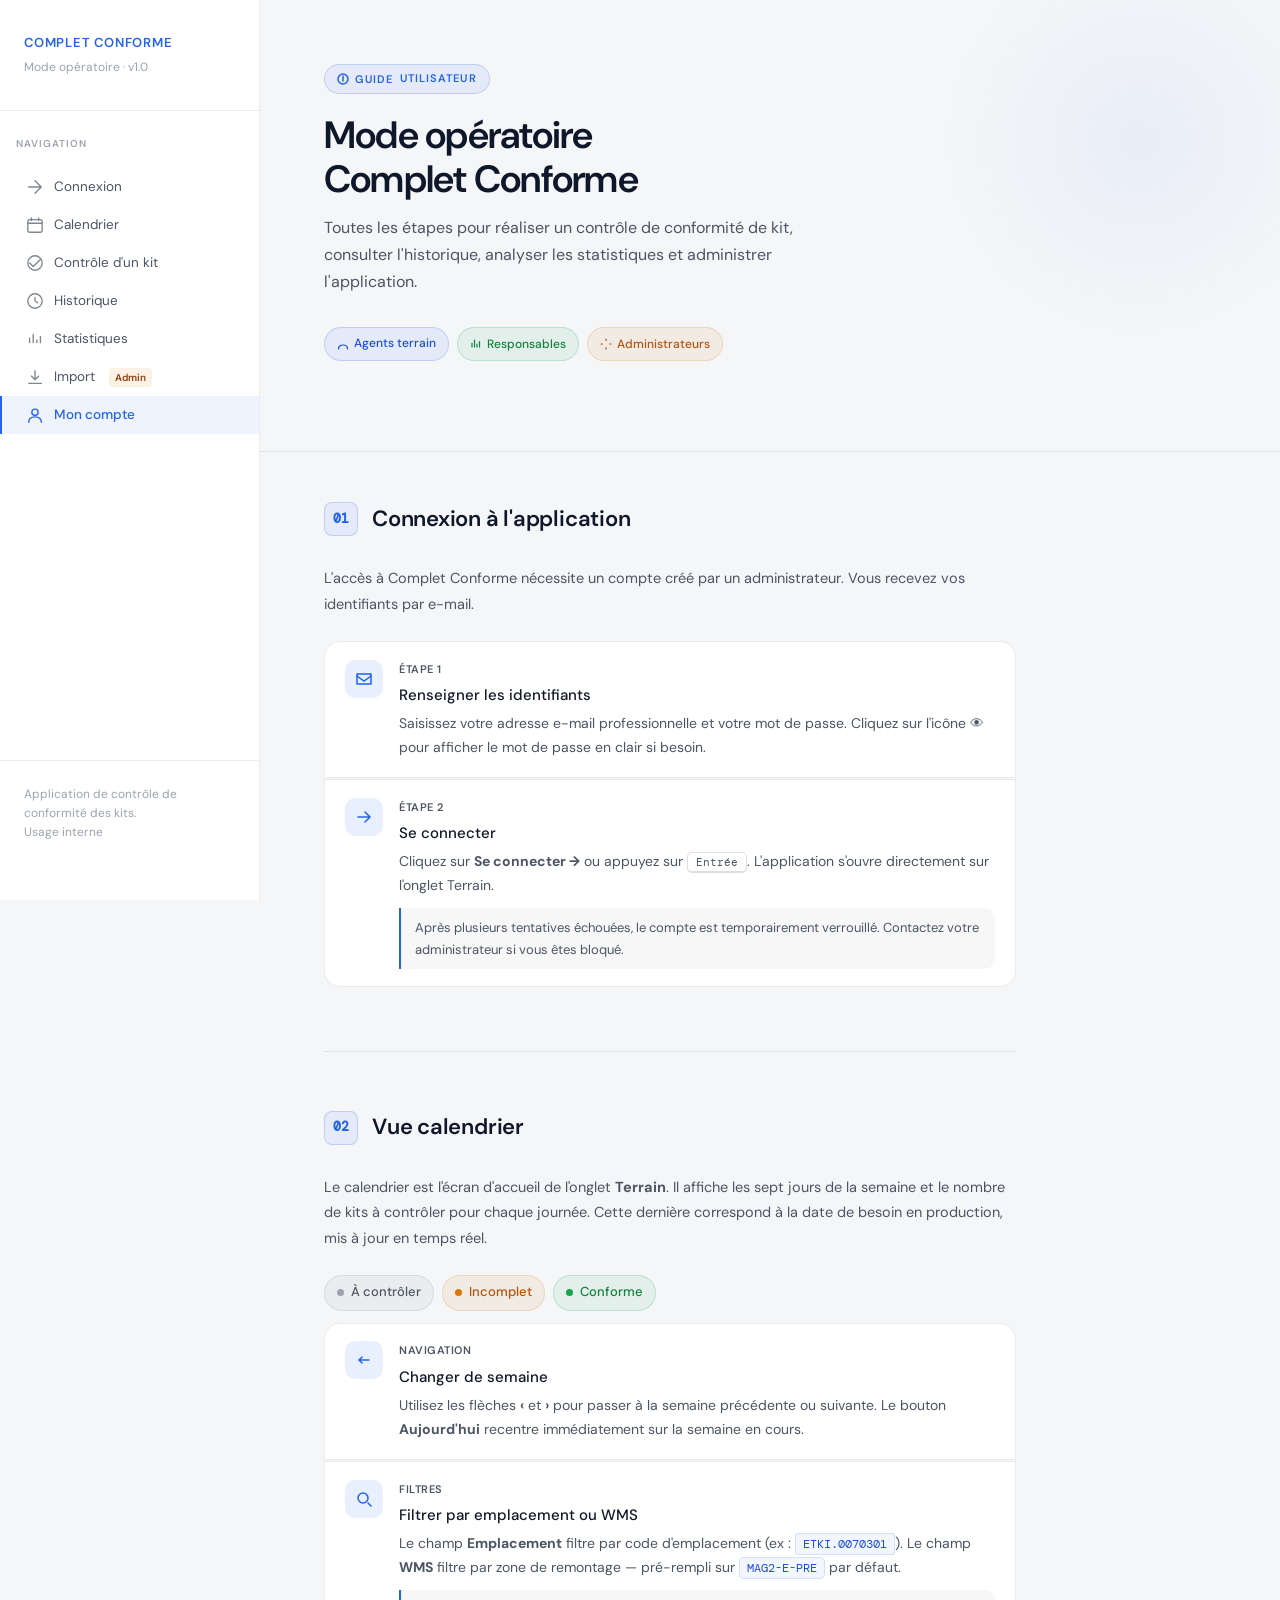
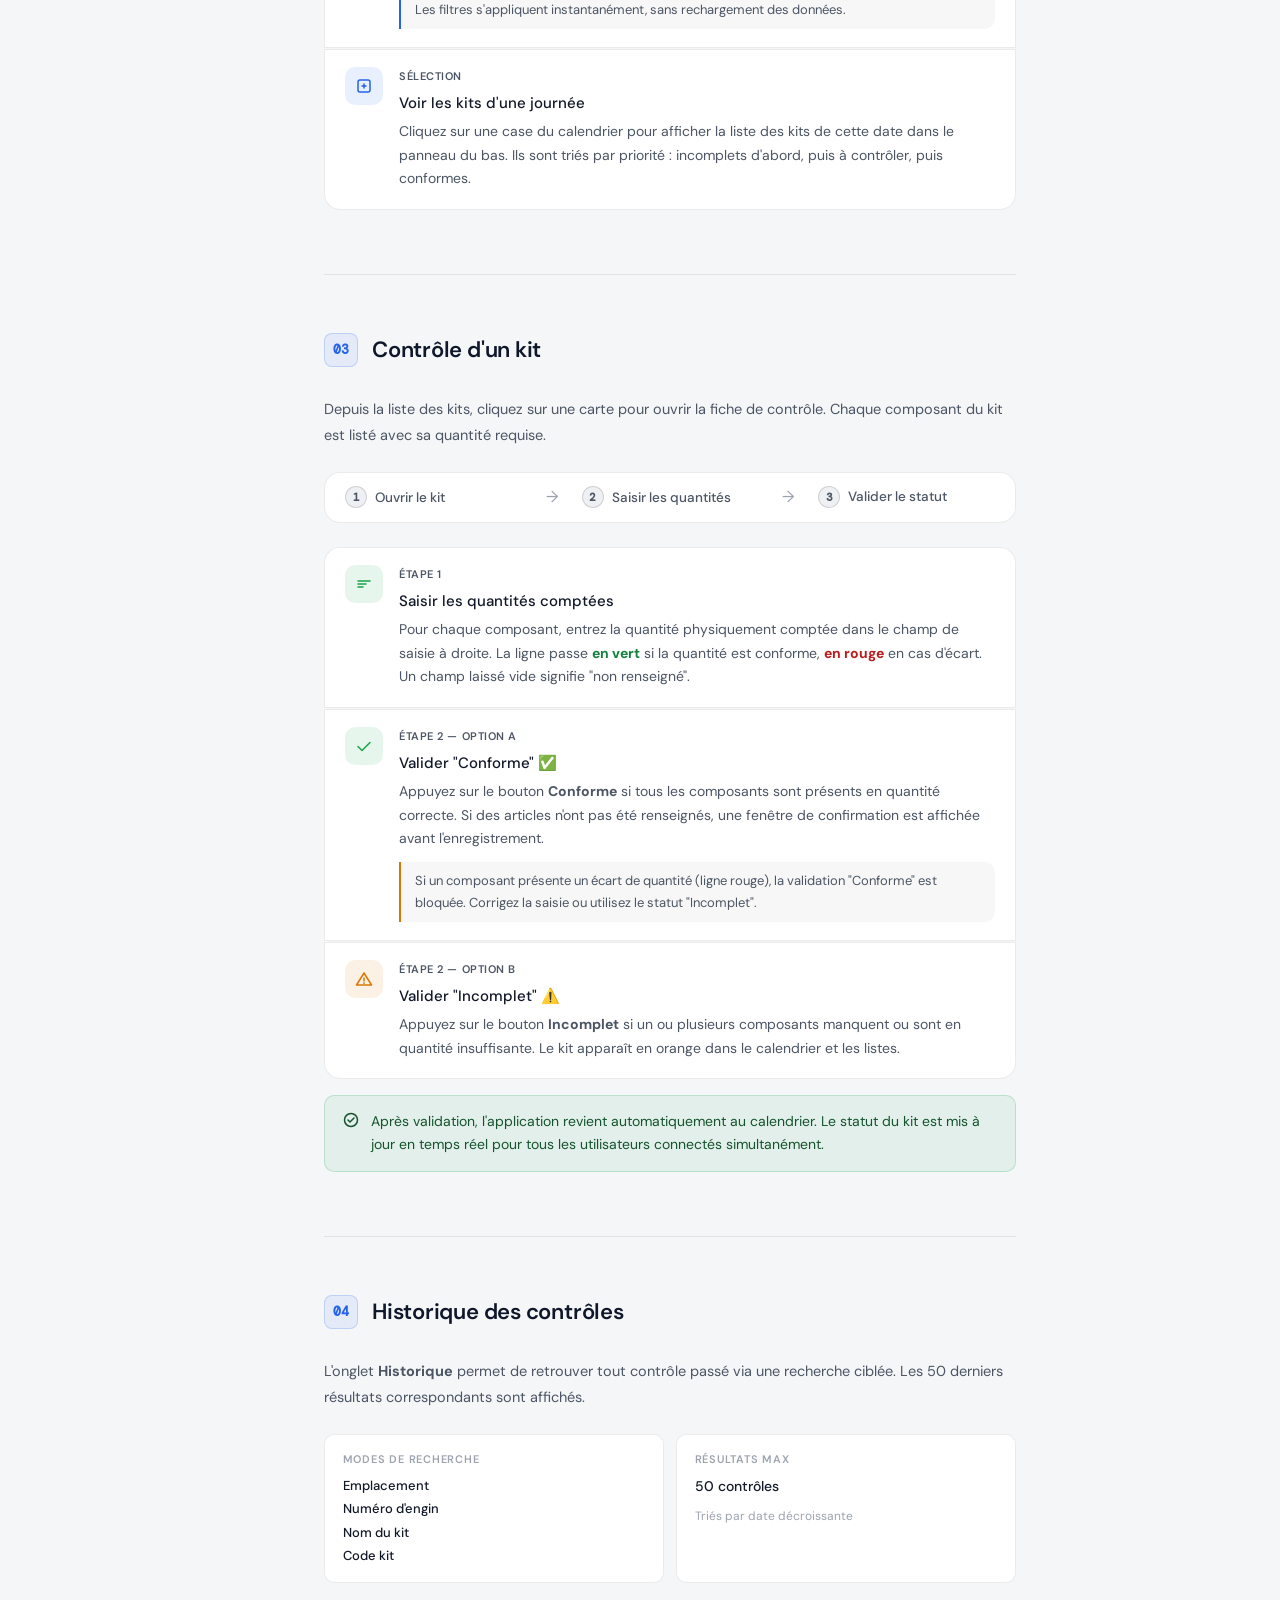
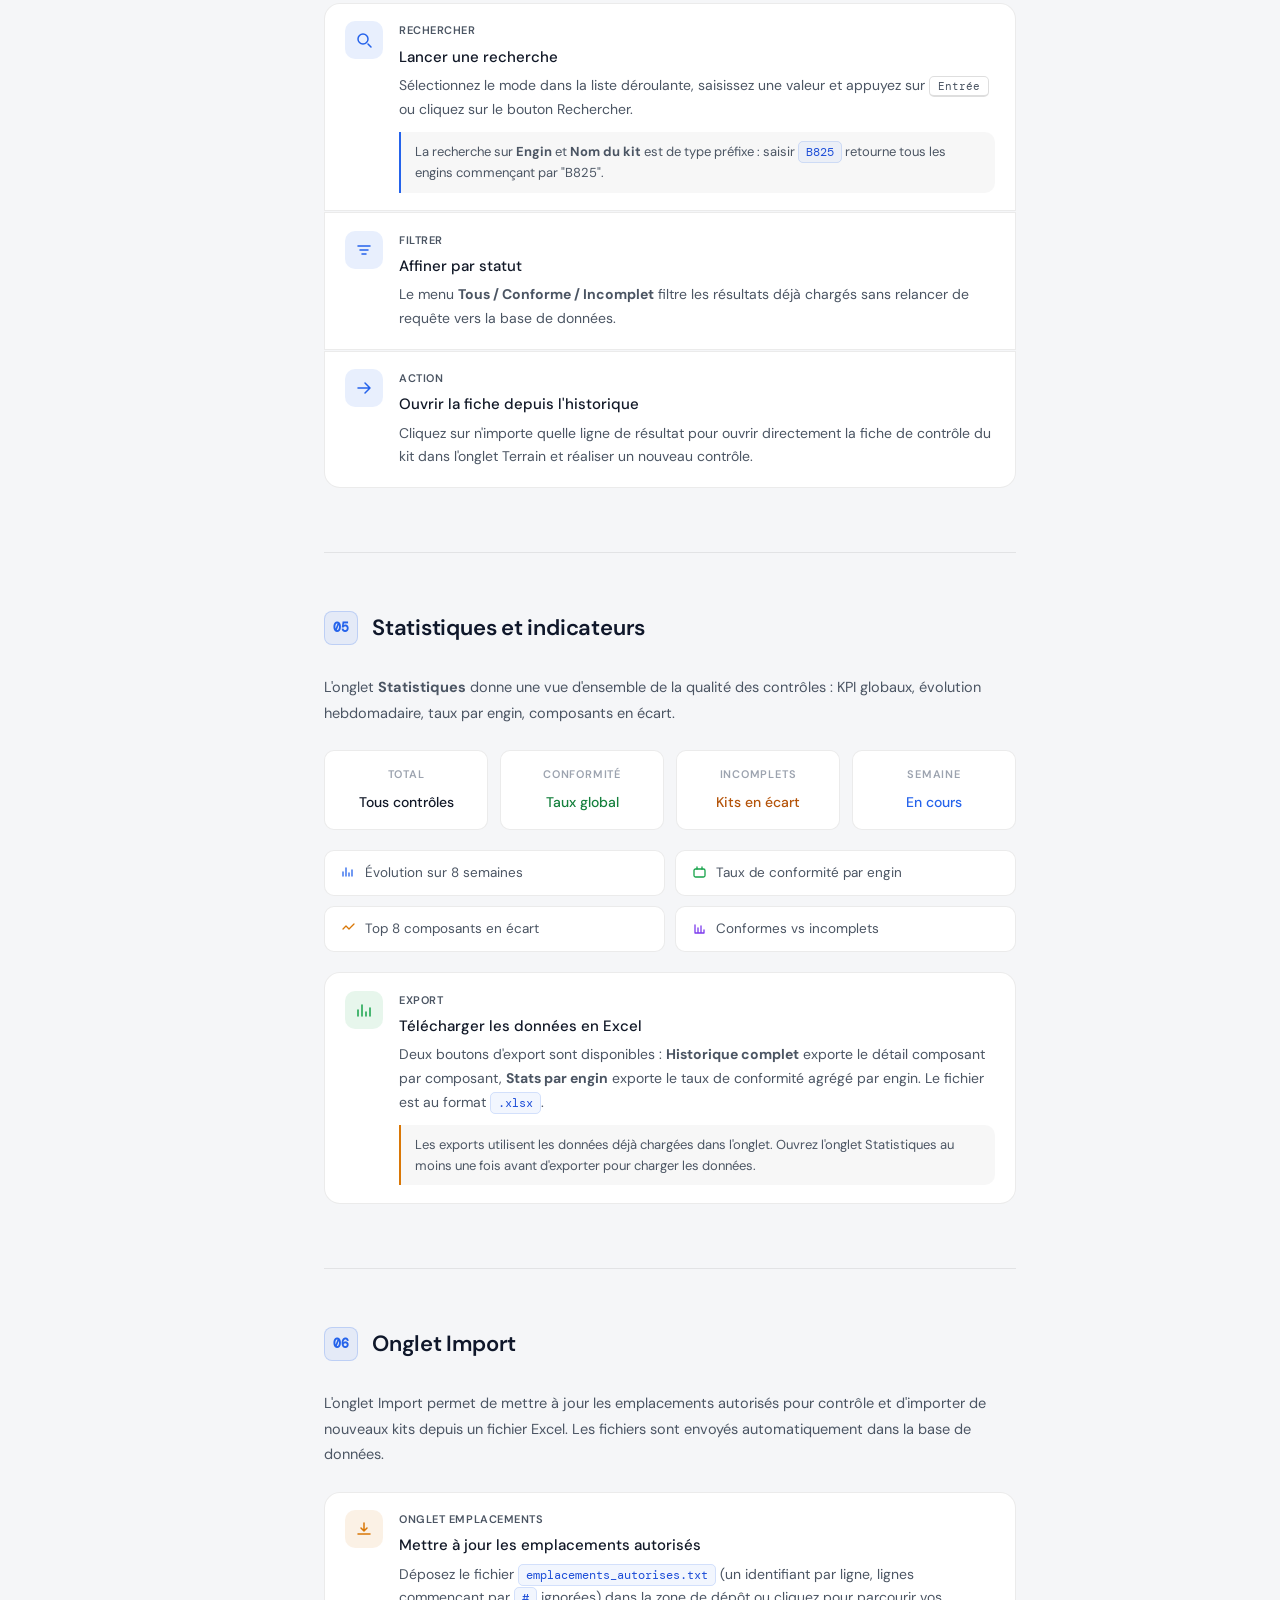
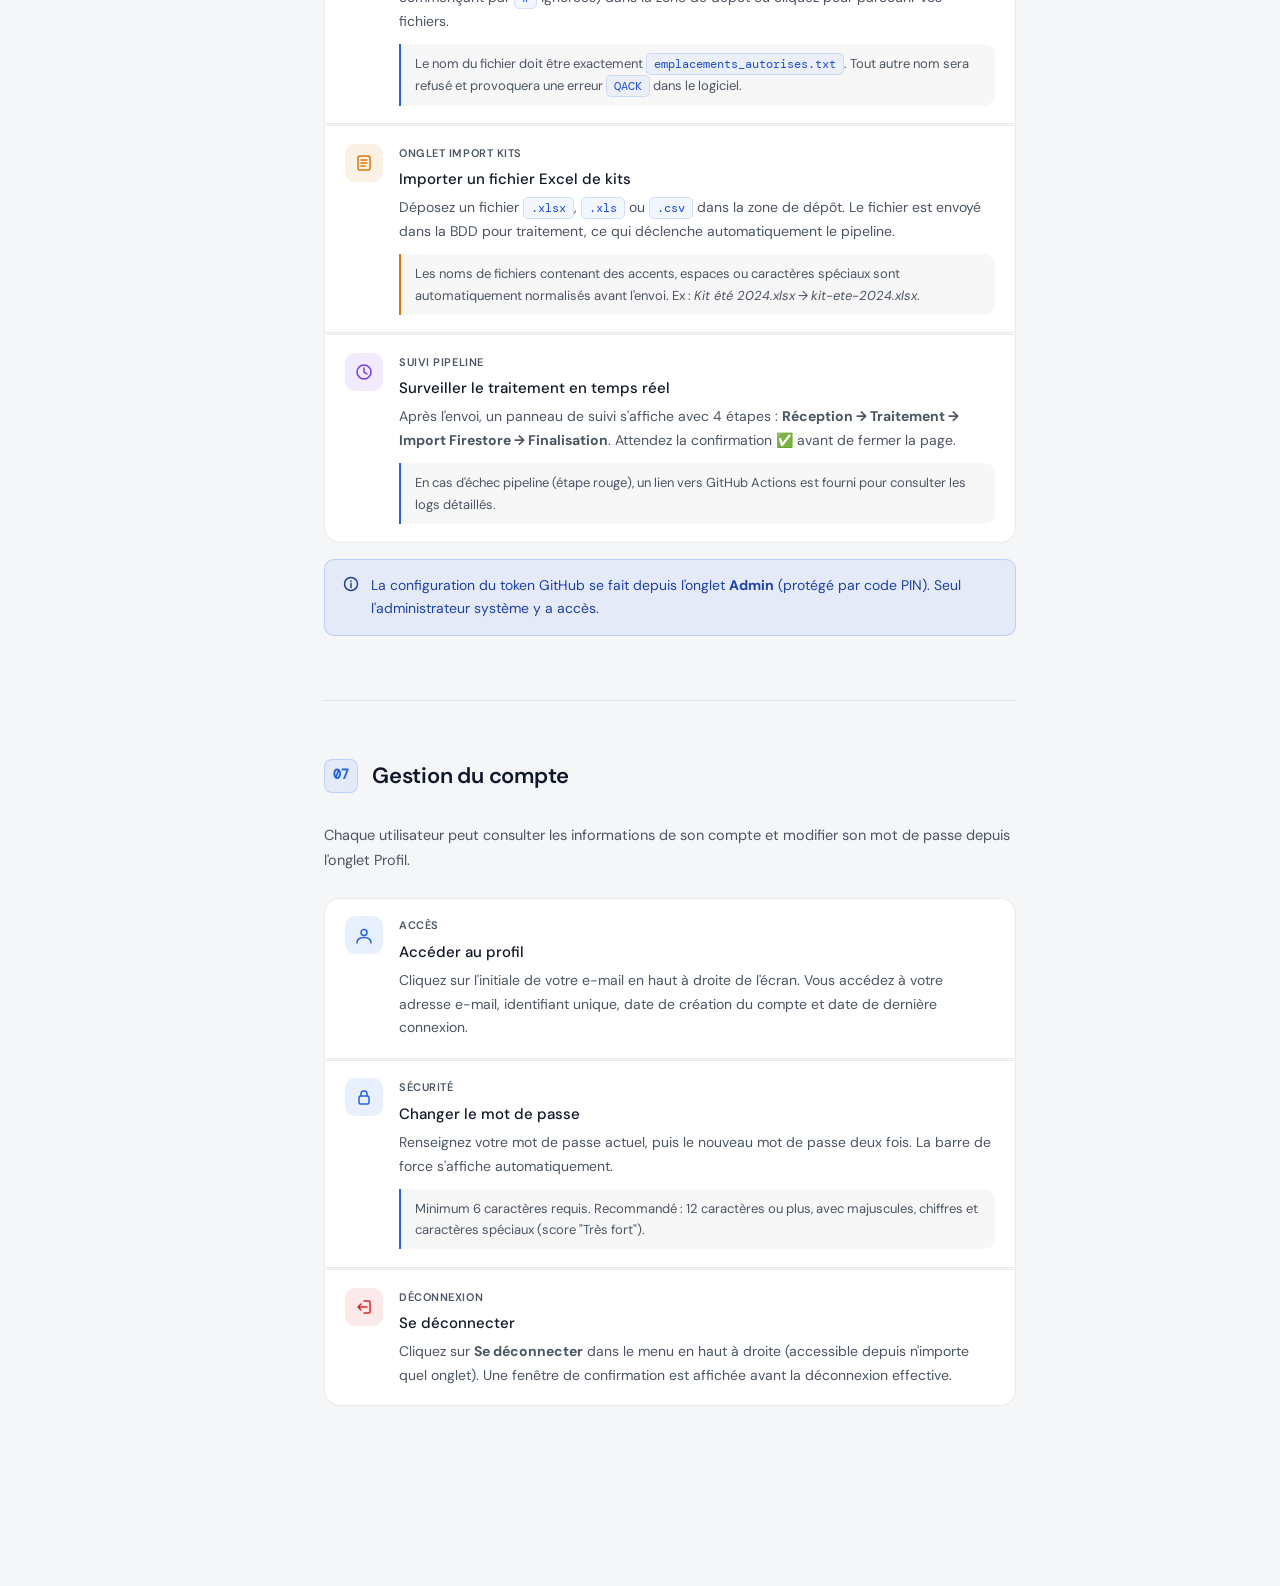
<file: aide.html>
<!DOCTYPE html>
<html lang="fr">
<head>
<meta charset="UTF-8">
<meta name="viewport" content="width=device-width, initial-scale=1.0">
<title>Mode opératoire — Complet Conforme</title>
<link rel="preconnect" href="https://fonts.googleapis.com">
<link rel="preconnect" href="https://fonts.gstatic.com" crossorigin>
<link href="https://fonts.googleapis.com/css2?family=DM+Sans:ital,opsz,wght@0,9..40,300;0,9..40,400;0,9..40,500;0,9..40,600;1,9..40,300&family=DM+Mono:wght@400;500&display=swap" rel="stylesheet">
<style>
  *, *::before, *::after { box-sizing: border-box; margin: 0; padding: 0; }

  :root {
    --bg:          #f5f6f8;
    --bg2:         #ffffff;
    --bg3:         #eef0f4;
    --border:      rgba(0,0,0,.08);
    --border-med:  rgba(0,0,0,.13);
    --accent:      #2563eb;
    --accent-soft: rgba(37,99,235,.08);
    --accent-glow: rgba(37,99,235,.2);
    --green:       #16a34a;
    --green-soft:  rgba(22,163,74,.08);
    --amber:       #d97706;
    --amber-soft:  rgba(217,119,6,.08);
    --red:         #dc2626;
    --red-soft:    rgba(220,38,38,.08);
    --text:        #111827;
    --text2:       #4b5563;
    --text3:       #9ca3af;
    --mono:        'DM Mono', monospace;
    --sans:        'DM Sans', sans-serif;
    --radius:      10px;
    --radius-lg:   16px;
  }

  html { scroll-behavior: smooth; }

  body {
    font-family: var(--sans);
    background: var(--bg);
    color: var(--text);
    font-size: 15px;
    line-height: 1.75;
    min-height: 100vh;
  }

  .layout {
    display: grid;
    grid-template-columns: 260px 1fr;
    min-height: 100vh;
  }

  /* ── Sidebar ── */
  .sidebar {
    position: sticky;
    top: 0;
    height: 100vh;
    overflow-y: auto;
    background: var(--bg2);
    border-right: 1px solid var(--border);
    padding: 2rem 0;
    display: flex;
    flex-direction: column;
  }

  .sidebar::-webkit-scrollbar { width: 4px; }
  .sidebar::-webkit-scrollbar-track { background: transparent; }
  .sidebar::-webkit-scrollbar-thumb { background: var(--border-med); border-radius: 4px; }

  .sidebar-logo {
    padding: 0 1.5rem 2rem;
    border-bottom: 1px solid var(--border);
    margin-bottom: 1.5rem;
    cursor: default;
  }

  .logo-app {
    font-size: 13px;
    font-weight: 600;
    letter-spacing: .06em;
    text-transform: uppercase;
    color: var(--accent);
    margin-bottom: 2px;
    user-select: none;
  }

  .logo-doc {
    font-size: 12px;
    color: var(--text3);
    font-weight: 400;
  }

  .nav-section {
    padding: 0 1rem .5rem;
    font-size: 10px;
    font-weight: 600;
    letter-spacing: .1em;
    text-transform: uppercase;
    color: var(--text3);
  }

  .nav-item {
    display: flex;
    align-items: center;
    gap: 10px;
    padding: .45rem 1.5rem;
    font-size: 13.5px;
    color: var(--text2);
    text-decoration: none;
    border-left: 2px solid transparent;
    transition: all .15s;
    cursor: pointer;
  }

  .nav-item:hover { color: var(--text); background: rgba(0,0,0,.04); }

  .nav-item.active {
    color: var(--accent);
    border-left-color: var(--accent);
    background: var(--accent-soft);
    font-weight: 500;
  }

  .nav-icon { width: 18px; height: 18px; opacity: .7; flex-shrink: 0; }
  .nav-item.active .nav-icon { opacity: 1; }

  .sidebar-footer {
    margin-top: auto;
    padding: 1.5rem 1.5rem 0;
    border-top: 1px solid var(--border);
    font-size: 12px;
    color: var(--text3);
    line-height: 1.6;
  }

  /* ── Main ── */
  .main { padding: 0; overflow-x: hidden; }

  .hero {
    padding: 4rem 4rem 3rem;
    border-bottom: 1px solid var(--border);
    position: relative;
    overflow: hidden;
  }

  .hero::before {
    content: '';
    position: absolute;
    top: -60px; right: -60px;
    width: 400px; height: 400px;
    background: radial-gradient(circle, rgba(37,99,235,.06) 0%, transparent 70%);
    pointer-events: none;
  }

  .hero-eyebrow {
    display: inline-flex;
    align-items: center;
    gap: 6px;
    font-size: 11px;
    font-weight: 600;
    letter-spacing: .1em;
    text-transform: uppercase;
    color: var(--accent);
    background: var(--accent-soft);
    border: 1px solid rgba(37,99,235,.2);
    padding: 4px 12px;
    border-radius: 20px;
    margin-bottom: 1.25rem;
  }

  .hero-title {
    font-size: 38px;
    font-weight: 600;
    line-height: 1.15;
    letter-spacing: -.02em;
    color: #0f172a;
    margin-bottom: .75rem;
  }

  .hero-sub {
    font-size: 16px;
    color: var(--text2);
    max-width: 520px;
    line-height: 1.7;
    margin-bottom: 2rem;
  }

  .hero-badges { display: flex; gap: 8px; flex-wrap: wrap; }

  .badge {
    display: inline-flex;
    align-items: center;
    gap: 5px;
    font-size: 12px;
    font-weight: 500;
    padding: 5px 12px;
    border-radius: 20px;
    border: 1px solid;
  }

  .badge-blue  { color: #1d4ed8; background: rgba(37,99,235,.08); border-color: rgba(37,99,235,.2); }
  .badge-green { color: #15803d; background: rgba(22,163,74,.08); border-color: rgba(22,163,74,.2); }
  .badge-amber { color: #b45309; background: rgba(217,119,6,.08); border-color: rgba(217,119,6,.2); }

  .content { padding: 3rem 4rem; max-width: 820px; }

  .section {
    margin-bottom: 4rem;
    animation: fadeUp .4s ease both;
  }

  @keyframes fadeUp {
    from { opacity: 0; transform: translateY(16px); }
    to   { opacity: 1; transform: translateY(0); }
  }

  .section:nth-child(1) { animation-delay: .05s; }
  .section:nth-child(2) { animation-delay: .1s; }
  .section:nth-child(3) { animation-delay: .15s; }
  .section:nth-child(4) { animation-delay: .2s; }
  .section:nth-child(5) { animation-delay: .25s; }
  .section:nth-child(6) { animation-delay: .3s; }
  .section:nth-child(7) { animation-delay: .35s; }

  .section-header { display: flex; align-items: center; gap: 14px; margin-bottom: 1.75rem; }

  .section-num {
    width: 34px; height: 34px;
    border-radius: 8px;
    background: var(--accent-soft);
    border: 1px solid rgba(37,99,235,.2);
    display: flex; align-items: center; justify-content: center;
    font-size: 13px; font-weight: 600;
    color: var(--accent);
    flex-shrink: 0;
    font-family: var(--mono);
  }

  .section-title { font-size: 22px; font-weight: 600; color: #0f172a; letter-spacing: -.01em; }

  .section-lead { font-size: 14.5px; color: var(--text2); margin-bottom: 1.5rem; line-height: 1.75; }

  /* ── Steps ── */
  .steps { display: flex; flex-direction: column; gap: 1px; }

  .step {
    display: flex; gap: 16px; align-items: flex-start;
    background: var(--bg2);
    border: 1px solid var(--border);
    padding: 1.1rem 1.25rem;
    transition: border-color .2s, background .2s;
  }

  .step:first-child { border-radius: var(--radius-lg) var(--radius-lg) 0 0; }
  .step:last-child  { border-radius: 0 0 var(--radius-lg) var(--radius-lg); }
  .step:only-child  { border-radius: var(--radius-lg); }
  .step:hover { background: var(--bg3); border-color: var(--border-med); }

  .step-icon-wrap {
    width: 38px; height: 38px;
    border-radius: var(--radius);
    display: flex; align-items: center; justify-content: center;
    flex-shrink: 0;
  }

  .icon-blue   { background: rgba(37,99,235,.1); }
  .icon-green  { background: rgba(22,163,74,.1); }
  .icon-amber  { background: rgba(217,119,6,.1); }
  .icon-red    { background: rgba(220,38,38,.1); }
  .icon-purple { background: rgba(124,58,237,.1); }

  .step-body { flex: 1; min-width: 0; }

  .step-label {
    font-size: 11px; font-weight: 600;
    color: var(--text2); margin-bottom: 3px;
    text-transform: uppercase; letter-spacing: .05em;
  }

  .step-title { font-size: 15px; font-weight: 500; color: var(--text); margin-bottom: 4px; }
  .step-desc  { font-size: 14px; color: var(--text2); line-height: 1.7; }

  .step-note {
    margin-top: .65rem;
    padding: .55rem .85rem;
    background: rgba(0,0,0,.03);
    border-left: 2px solid var(--accent);
    border-radius: 0 var(--radius) var(--radius) 0;
    font-size: 13px; color: var(--text2); line-height: 1.65;
  }

  .step-note.note-warn { border-left-color: var(--amber); }
  .step-note.note-ok   { border-left-color: var(--green); }

  /* ── Info boxes ── */
  .info-box {
    display: flex; gap: 12px; align-items: flex-start;
    padding: .9rem 1.1rem;
    border-radius: var(--radius);
    border: 1px solid;
    font-size: 14px; line-height: 1.65;
    margin-bottom: 1rem;
  }

  .info-box svg { flex-shrink: 0; margin-top: 2px; }

  .box-warn { background: var(--amber-soft); border-color: rgba(217,119,6,.2);  color: #92400e; }
  .box-ok   { background: var(--green-soft);  border-color: rgba(22,163,74,.2);   color: #14532d; }
  .box-info { background: var(--accent-soft); border-color: rgba(37,99,235,.2);   color: #1e40af; }

  /* ── Pills ── */
  .status-row { display: flex; gap: 8px; flex-wrap: wrap; margin: .75rem 0; }

  .pill {
    display: inline-flex; align-items: center; gap: 7px;
    font-size: 13px; font-weight: 500;
    padding: 5px 12px; border-radius: 20px; border: 1px solid;
  }

  .pill-dot { width: 7px; height: 7px; border-radius: 50%; flex-shrink: 0; }
  .pill-green { color: #15803d; background: rgba(22,163,74,.08);  border-color: rgba(22,163,74,.2); }
  .pill-amber { color: #b45309; background: rgba(217,119,6,.08);   border-color: rgba(217,119,6,.2); }
  .pill-gray  { color: var(--text2); background: rgba(0,0,0,.04); border-color: var(--border); }
  .dot-green { background: var(--green); }
  .dot-amber { background: var(--amber); }
  .dot-gray  { background: var(--text3); }

  /* ── Flow ── */
  .flow {
    display: flex; align-items: center; gap: 0; flex-wrap: wrap;
    margin: 1rem 0 1.5rem;
    background: var(--bg2);
    border: 1px solid var(--border);
    border-radius: var(--radius-lg);
    overflow: hidden;
  }

  .flow-step {
    display: flex; align-items: center; gap: 8px;
    padding: .75rem 1.25rem;
    font-size: 13.5px; font-weight: 500; color: var(--text2);
    flex: 1; min-width: 120px;
  }

  .flow-step span.num {
    width: 22px; height: 22px;
    border-radius: 50%;
    background: var(--bg3);
    border: 1px solid var(--border-med);
    display: flex; align-items: center; justify-content: center;
    font-size: 11px;
    font-family: var(--mono);
    font-weight: 600; color: var(--text2); flex-shrink: 0;
  }

  .flow-arrow { color: var(--text3); font-size: 16px; padding: 0 .25rem; flex-shrink: 0; }

  /* ── Info grid ── */
  .info-grid { display: grid; grid-template-columns: 1fr 1fr; gap: .75rem; margin-bottom: 1.25rem; }

  .info-card {
    background: var(--bg2);
    border: 1px solid var(--border);
    border-radius: var(--radius);
    padding: .9rem 1.1rem;
  }

  .info-card-label {
    font-size: 11px; font-weight: 600;
    letter-spacing: .07em; text-transform: uppercase;
    color: var(--text3); margin-bottom: 5px;
  }

  .info-card-value { font-size: 14px; font-weight: 500; color: var(--text); }

  /* ── Feature list ── */
  .feature-list { display: grid; grid-template-columns: 1fr 1fr; gap: .6rem; margin-bottom: 1.25rem; }

  .feature-item {
    display: flex; align-items: center; gap: 9px;
    background: var(--bg2);
    border: 1px solid var(--border);
    border-radius: var(--radius);
    padding: .65rem 1rem;
    font-size: 13.5px; color: var(--text2);
  }

  .feature-item svg { flex-shrink: 0; }

  code {
    font-family: var(--mono); font-size: 12px;
    background: rgba(37,99,235,.06);
    border: 1px solid rgba(37,99,235,.15);
    padding: 2px 7px; border-radius: 5px; color: #1d4ed8;
  }

  kbd {
    font-family: var(--mono); font-size: 11px;
    background: #fff;
    border: 1px solid var(--border-med);
    border-bottom: 2px solid var(--border-med);
    padding: 2px 8px; border-radius: 5px; color: var(--text2);
  }

  .divider { height: 1px; background: var(--border); margin: 0 0 3.5rem; }

  .progress-bar {
    position: fixed; top: 0; left: 0;
    height: 2px; background: var(--accent);
    z-index: 100; width: 0%;
    transition: width .1s;
    box-shadow: 0 0 10px var(--accent-glow);
  }

  /* ─────────────────────────────────────────────── */
  /* ── EASTER EGGS & HIDDEN ELEMENTS ───────────── */
  /* ─────────────────────────────────────────────── */

  /* Mot à double sens : tooltip sur hover */
  .double-sens {
    cursor: help;
    position: relative;
    border-bottom: 1px dashed transparent;
    transition: border-color .2s;
  }

  .double-sens:hover {
    border-bottom-color: var(--accent);
  }

  .double-sens::after {
    content: attr(data-secret);
    position: absolute;
    bottom: calc(100% + 6px);
    left: 50%;
    transform: translateX(-50%) translateY(4px);
    background: #0f172a;
    color: #e2e8f0;
    font-size: 11.5px;
    font-family: var(--mono);
    padding: 5px 10px;
    border-radius: 6px;
    white-space: nowrap;
    opacity: 0;
    pointer-events: none;
    transition: opacity .2s, transform .2s;
    z-index: 50;
  }

  .double-sens:hover::after {
    opacity: 1;
    transform: translateX(-50%) translateY(0);
  }

  /* Lien invisible — visible uniquement au survol de la zone parent */
  .ghost-link {
    color: inherit;
    text-decoration: none;
    border-bottom: 1px solid transparent;
    transition: border-color .2s, color .2s;
  }

  .ghost-link:hover {
    color: var(--accent);
    border-bottom-color: var(--accent);
  }

  /* Lettre piège — cliquable, invisible */
  .trap-char {
    cursor: pointer;
    border-radius: 2px;
    transition: background .15s;
  }

  .trap-char:hover {
    background: rgba(37,99,235,.12);
  }

  /* Texte fantôme — invisible jusqu'au select/survol */
  .phantom-text {
    color: transparent;
    user-select: text;
    font-family: var(--mono);
    font-size: 11px;
    letter-spacing: .05em;
    transition: color .3s;
  }

  .phantom-text:hover {
    color: var(--text3);
  }

  /* Séquence chiffrée (style radio) */
  .cipher-line {
    font-family: var(--mono);
    font-size: 11px;
    color: transparent;
    letter-spacing: .15em;
    cursor: default;
    transition: color .4s;
  }

  .cipher-line:hover {
    color: rgba(37,99,235,.25);
  }

  /* Logo cliquable x3 */
  .logo-app {
    cursor: pointer;
  }

  /* Panneau secret débloqué */
  #secret-panel {
    display: none;
    position: fixed;
    bottom: 24px; right: 24px;
    width: 280px;
    background: #0f172a;
    border: 1px solid rgba(37,99,235,.4);
    border-radius: 12px;
    padding: 1.25rem 1.5rem;
    z-index: 200;
    box-shadow: 0 8px 32px rgba(0,0,0,.3), 0 0 0 1px rgba(37,99,235,.1);
    animation: slideIn .35s ease;
    color: #94a3b8;
    font-size: 13px;
    font-family: var(--mono);
    line-height: 1.7;
  }

  @keyframes slideIn {
    from { opacity: 0; transform: translateY(12px); }
    to   { opacity: 1; transform: translateY(0); }
  }

  #secret-panel .sp-title {
    font-size: 11px;
    color: #3b82f6;
    letter-spacing: .12em;
    text-transform: uppercase;
    margin-bottom: .75rem;
    display: flex; align-items: center; gap: 7px;
  }

  #secret-panel .sp-close {
    position: absolute; top: 10px; right: 12px;
    font-size: 16px; cursor: pointer; color: #475569;
    background: none; border: none;
    transition: color .15s;
  }

  #secret-panel .sp-close:hover { color: #94a3b8; }

  #secret-panel code {
    font-size: 11px;
    background: rgba(37,99,235,.15);
    border-color: rgba(37,99,235,.3);
    color: #60a5fa;
  }

  /* Toast notification */
  .toast {
    position: fixed;
    bottom: 24px; left: 50%;
    transform: translateX(-50%) translateY(0);
    background: #0f172a;
    color: #94a3b8;
    font-size: 12px;
    font-family: var(--mono);
    padding: 7px 16px;
    border-radius: 20px;
    border: 1px solid rgba(255,255,255,.08);
    z-index: 300;
    opacity: 0;
    transition: opacity .3s;
    pointer-events: none;
    white-space: nowrap;
  }

  .toast.show { opacity: 1; }

  /* Konami overlay */
  #konami-overlay {
    display: none;
    position: fixed; inset: 0;
    background: rgba(0,0,0,.9);
    z-index: 400;
    align-items: center; justify-content: center;
    flex-direction: column;
    gap: 1rem;
  }

  #konami-overlay.active { display: flex; }

  #konami-overlay h2 {
    font-family: var(--mono);
    font-size: 13px;
    letter-spacing: .2em;
    color: #3b82f6;
    text-transform: uppercase;
  }

  #konami-overlay p {
    font-family: var(--mono);
    font-size: 12px;
    color: #475569;
    text-align: center;
    max-width: 340px;
    line-height: 2;
  }

  #konami-overlay button {
    margin-top: .5rem;
    background: none;
    border: 1px solid #1e3a5f;
    color: #3b82f6;
    font-family: var(--mono);
    font-size: 11px;
    letter-spacing: .1em;
    padding: 6px 18px;
    border-radius: 6px;
    cursor: pointer;
    transition: background .2s;
  }

  #konami-overlay button:hover { background: rgba(37,99,235,.12); }

  /* ── Mobile ── */
  @media (max-width: 768px) {
    .layout { grid-template-columns: 1fr; }
    .sidebar { position: static; height: auto; }
    .hero, .content { padding: 2rem 1.5rem; }
    .hero-title { font-size: 26px; }
    .info-grid, .feature-list { grid-template-columns: 1fr; }
    .flow { flex-direction: column; }
    .flow-arrow { transform: rotate(90deg); }
  }
</style>
</head>
<body>

<div class="progress-bar" id="progress"></div>

<!-- TOAST -->
<div class="toast" id="toast"></div>

<!-- KONAMI OVERLAY -->
<div id="konami-overlay">
  <h2>// ACCÈS NIVEAU 2 //</h2>
  <p>
    Protocole <code style="font-family:monospace;font-size:11px;color:#60a5fa">QACK-OVERRIDE</code> activé.<br>
    Bienvenue, opérateur de niveau 2.<br>
    Tous les mouvements sont enregistrés.<br>
    <span style="color:#1e3a5f">— Système de surveillance actif —</span>
  </p>
  <button onclick="document.getElementById('konami-overlay').classList.remove('active')">[ FERMER ]</button>
</div>

<!-- SECRET PANEL -->
<div id="secret-panel">
  <button class="sp-close" onclick="document.getElementById('secret-panel').style.display='none'">✕</button>
  <div class="sp-title">
    <svg width="10" height="10" viewBox="0 0 10 10"><circle cx="5" cy="5" r="4" fill="#3b82f6" opacity=".3"/><circle cx="5" cy="5" r="2" fill="#3b82f6"/></svg>
    CANAL INTERNE
  </div>
  <div>
    <span style="color:#1e3a5f;font-size:10px">// C'est une situation qui peut faire mal.</span>
  </div>
</div>

<div class="layout">

  <!-- ── SIDEBAR ── -->
  <aside class="sidebar">
    <div class="sidebar-logo" id="logo-click-zone" title="">
      <!-- Logo cliquable 3× pour ouvrir le panel secret -->
      <div class="logo-app" id="logo-app-text">Complet Conforme</div>
      <div class="logo-doc">Mode opératoire · <span class="double-sens" data-secret="version de façade">v1.0</span></div>
    </div>

    <div class="nav-section" style="margin-bottom:.5rem">Navigation</div>

    <a class="nav-item active" href="#connexion" onclick="setActive(this)">
      <svg class="nav-icon" viewBox="0 0 20 20" fill="none" stroke="currentColor" stroke-width="1.5">
        <path d="M3 10h14M10 3l7 7-7 7" stroke-linecap="round" stroke-linejoin="round"/>
      </svg>
      Connexion
    </a>
    <a class="nav-item" href="#calendrier" onclick="setActive(this)">
      <svg class="nav-icon" viewBox="0 0 20 20" fill="none" stroke="currentColor" stroke-width="1.5">
        <rect x="2" y="4" width="16" height="14" rx="2"/>
        <path d="M6 2v3M14 2v3M2 8h16" stroke-linecap="round"/>
      </svg>
      Calendrier
    </a>
    <a class="nav-item" href="#controle" onclick="setActive(this)">
      <svg class="nav-icon" viewBox="0 0 20 20" fill="none" stroke="currentColor" stroke-width="1.5">
        <path d="M4 10l4 4 8-8" stroke-linecap="round" stroke-linejoin="round"/>
        <circle cx="10" cy="10" r="8"/>
      </svg>
      Contrôle d'un kit
    </a>
    <a class="nav-item" href="#historique" onclick="setActive(this)">
      <svg class="nav-icon" viewBox="0 0 20 20" fill="none" stroke="currentColor" stroke-width="1.5">
        <circle cx="10" cy="10" r="8"/>
        <path d="M10 6v4l3 2" stroke-linecap="round"/>
      </svg>
      Historique
    </a>
    <a class="nav-item" href="#statistiques" onclick="setActive(this)">
      <svg class="nav-icon" viewBox="0 0 20 20" fill="none" stroke="currentColor" stroke-width="1.5">
        <path d="M4 14V9M8 14V5M12 14v-3M16 14V7" stroke-linecap="round"/>
      </svg>
      Statistiques
    </a>
    <a class="nav-item" href="#import" onclick="setActive(this)">
      <svg class="nav-icon" viewBox="0 0 20 20" fill="none" stroke="currentColor" stroke-width="1.5">
        <path d="M10 3v10M6 9l4 4 4-4" stroke-linecap="round" stroke-linejoin="round"/>
        <path d="M3 17h14" stroke-linecap="round"/>
      </svg>
      Import <span style="font-size:10px;background:rgba(217,119,6,.1);color:#92400e;padding:1px 6px;border-radius:4px;margin-left:4px;font-weight:600;">Admin</span>
    </a>
    <a class="nav-item" href="#compte" onclick="setActive(this)">
      <svg class="nav-icon" viewBox="0 0 20 20" fill="none" stroke="currentColor" stroke-width="1.5">
        <circle cx="10" cy="7" r="3.5"/>
        <path d="M3 18c0-4 3.13-6 7-6s7 2 7 6" stroke-linecap="round"/>
      </svg>
      Mon compte
    </a>

    <div class="sidebar-footer">
      Application de contrôle de conformité des kits.<br>
      <!-- Lien fantôme dans le footer -->
      <a class="ghost-link" href="#" onclick="showToast('Niveau d\'accès insuffisant.'); return false;">Usage interne</a>
      <!-- Texte fantôme invisible (visible en survol ou sélection) -->
      <div class="phantom-text" style="margin-top:.5rem">// nœud: MAG2 · clé: 0x4CC</div>
    </div>
  </aside>

  <!-- ── MAIN ── -->
  <div class="main">

    <div class="hero">
      <div class="hero-eyebrow">
        <svg width="12" height="12" viewBox="0 0 12 12" fill="none"><circle cx="6" cy="6" r="5" stroke="currentColor" stroke-width="1.5"/><path d="M6 4v4M6 3v.5" stroke="currentColor" stroke-width="1.5" stroke-linecap="round"/></svg>
        Guide <span class="double-sens" data-secret="et de dissimulation">utilisateur</span>
      </div>

      <h1 class="hero-title">
        <span class="double-sens" data-secret="M.O. — modus operandi">Mode opératoire</span><br>
        <!-- Le "C" de Complet est une lettre piège -->
        <span class="trap-char" onclick="showToast('Accès non autorisé. Tentative journalisée.')">C</span>omplet <span class="double-sens" data-secret="obéissant · sans écart">Conforme</span>
      </h1>

      <p class="hero-sub">Toutes les étapes pour réaliser un <span class="double-sens" data-secret="audit de terrain · opération discrète">contrôle de conformité</span> de kit, consulter l'historique, analyser les statistiques et administrer l'application.</p>

      <div class="hero-badges">
        <span class="badge badge-blue">
          <svg width="12" height="12" viewBox="0 0 12 12" fill="none"><circle cx="6" cy="4.5" r="2"/><path d="M1.5 11c0-2.5 2-4 4.5-4s4.5 1.5 4.5 4" stroke="currentColor" stroke-width="1.2" stroke-linecap="round"/></svg>
          <!-- "Agents" est un double sens volontaire -->
          <span class="double-sens" data-secret="agents de renseignement">Agents terrain</span>
        </span>
        <span class="badge badge-green">
          <svg width="12" height="12" viewBox="0 0 12 12" fill="none"><path d="M2 9V5M4.5 9V2M7 9V6M9.5 9V3.5" stroke="currentColor" stroke-width="1.2" stroke-linecap="round"/></svg>
          Responsables
        </span>
        <span class="badge badge-amber">
          <svg width="12" height="12" viewBox="0 0 12 12" fill="none"><circle cx="6" cy="6" r="2.5"/><path d="M6 1v1.5M6 9.5V11M1 6h1.5M9.5 6H11" stroke="currentColor" stroke-width="1.2" stroke-linecap="round"/></svg>
          Administrateurs
        </span>
      </div>

      <!-- Séquence chiffrée cachée dans le hero -->
      <div class="cipher-line" style="margin-top:1.5rem; font-size:10px">4343 2d30 3730 3330 3120 2f2f 206e 6f64 653a 2041 4354 4956 45</div>
    </div>

    <div class="content">

      <!-- ── 1. CONNEXION ── -->
      <section class="section" id="connexion">
        <div class="section-header">
          <div class="section-num">01</div>
          <h2 class="section-title">Connexion à l'application</h2>
        </div>
        <p class="section-lead">L'accès à Complet Conforme nécessite un <span class="double-sens" data-secret="une identité de couverture">compte créé par un administrateur</span>. Vous recevez vos identifiants par e-mail.</p>

        <div class="steps">
          <div class="step">
            <div class="step-icon-wrap icon-blue">
              <svg width="18" height="18" viewBox="0 0 18 18" fill="none" stroke="#2563eb" stroke-width="1.5">
                <path d="M2 4h14v10H2z" rx="1.5" stroke-linecap="round" stroke-linejoin="round"/>
                <path d="M2 6l7 5 7-5" stroke-linecap="round"/>
              </svg>
            </div>
            <div class="step-body">
              <div class="step-label">Étape 1</div>
              <div class="step-title">Renseigner les identifiants</div>
              <div class="step-desc">Saisissez votre adresse e-mail professionnelle et votre mot de passe. Cliquez sur l'icône <span class="trap-char" onclick="showToast('👁 Vous êtes observé.')">👁</span> pour afficher le mot de passe en clair si besoin.</div>
            </div>
          </div>

          <div class="step">
            <div class="step-icon-wrap icon-blue">
              <svg width="18" height="18" viewBox="0 0 18 18" fill="none" stroke="#2563eb" stroke-width="1.5">
                <path d="M3 9h12M10 4l5 5-5 5" stroke-linecap="round" stroke-linejoin="round"/>
              </svg>
            </div>
            <div class="step-body">
              <div class="step-label">Étape 2</div>
              <div class="step-title">Se connecter</div>
              <div class="step-desc">Cliquez sur <strong>Se connecter →</strong> ou appuyez sur <kbd>Entrée</kbd>. L'application s'ouvre directement sur l'onglet <span class="double-sens" data-secret="le vrai terrain, lui, ne se voit pas">Terrain</span>.</div>
              <div class="step-note">Après plusieurs <span class="double-sens" data-secret="intrusions détectées">tentatives échouées</span>, le compte est temporairement verrouillé. Contactez votre administrateur si vous êtes bloqué.</div>
            </div>
          </div>
        </div>
      </section>

      <div class="divider"></div>

      <!-- ── 2. CALENDRIER ── -->
      <section class="section" id="calendrier">
        <div class="section-header">
          <div class="section-num">02</div>
          <h2 class="section-title">Vue calendrier</h2>
        </div>
        <p class="section-lead">Le calendrier est l'écran d'accueil de l'onglet <strong>Terrain</strong>. Il affiche les sept jours de la semaine et le nombre de kits à contrôler pour chaque journée. Cette dernière correspond à la date de besoin en production, mis à jour en <span class="double-sens" data-secret="surveillance continue, 24h/24">temps réel</span>.</p>

        <div class="status-row">
          <span class="pill pill-gray"><span class="pill-dot dot-gray"></span><span class="double-sens" data-secret="en attente d'inspection">À contrôler</span></span>
          <span class="pill pill-amber"><span class="pill-dot dot-amber"></span>Incomplet</span>
          <span class="pill pill-green"><span class="pill-dot dot-green"></span>Conforme</span>
        </div>

        <div class="steps">
          <div class="step">
            <div class="step-icon-wrap icon-blue">
              <svg width="18" height="18" viewBox="0 0 18 18" fill="none" stroke="#2563eb" stroke-width="1.5">
                <path d="M4 9h10M4 9l3-3M4 9l3 3" stroke-linecap="round" stroke-linejoin="round"/>
              </svg>
            </div>
            <div class="step-body">
              <div class="step-label">Navigation</div>
              <div class="step-title">Changer de semaine</div>
              <div class="step-desc">Utilisez les flèches <strong>‹</strong> et <strong>›</strong> pour passer à la semaine précédente ou suivante. Le bouton <strong>Aujourd'hui</strong> recentre immédiatement sur la semaine en cours.</div>
            </div>
          </div>

          <div class="step">
            <div class="step-icon-wrap icon-blue">
              <svg width="18" height="18" viewBox="0 0 18 18" fill="none" stroke="#2563eb" stroke-width="1.5">
                <circle cx="8" cy="8" r="5"/><path d="M13 13l3 3" stroke-linecap="round"/>
              </svg>
            </div>
            <div class="step-body">
              <div class="step-label">Filtres</div>
              <div class="step-title">Filtrer par emplacement ou WMS</div>
              <div class="step-desc">Le champ <strong>Emplacement</strong> filtre par code d'emplacement (ex : <code class="trap-char" onclick="showToast('Code emplacement actif · nœud validé')">ETKI.0070301</code>). Le champ <strong>WMS</strong> filtre par zone de remontage — pré-rempli sur <code>MAG2-E-PRE</code> par défaut.</div>
              <div class="step-note">Les filtres s'appliquent instantanément, sans rechargement des données.</div>
            </div>
          </div>

          <div class="step">
            <div class="step-icon-wrap icon-blue">
              <svg width="18" height="18" viewBox="0 0 18 18" fill="none" stroke="#2563eb" stroke-width="1.5">
                <rect x="3" y="3" width="12" height="12" rx="2"/>
                <path d="M7 9h4M9 7v4" stroke-linecap="round"/>
              </svg>
            </div>
            <div class="step-body">
              <div class="step-label">Sélection</div>
              <div class="step-title">Voir les kits d'une journée</div>
              <div class="step-desc">Cliquez sur une case du calendrier pour afficher la liste des kits de cette date dans le panneau du bas. Ils sont triés par <span class="double-sens" data-secret="criticité opérationnelle">priorité</span> : incomplets d'abord, puis à contrôler, puis conformes.</div>
            </div>
          </div>
        </div>
      </section>

      <div class="divider"></div>

      <!-- ── 3. CONTRÔLE ── -->
      <section class="section" id="controle">
        <div class="section-header">
          <div class="section-num">03</div>
          <h2 class="section-title">Contrôle d'un <span class="double-sens" data-secret="dossier · colis · mission">kit</span></h2>
        </div>
        <p class="section-lead">Depuis la liste des kits, cliquez sur une carte pour ouvrir la <span class="double-sens" data-secret="rapport de terrain">fiche de contrôle</span>. Chaque composant du kit est listé avec sa quantité requise.</p>

        <div class="flow">
          <div class="flow-step"><span class="num">1</span> Ouvrir le kit</div>
          <div class="flow-arrow">→</div>
          <div class="flow-step"><span class="num">2</span> Saisir les quantités</div>
          <div class="flow-arrow">→</div>
          <div class="flow-step"><span class="num">3</span> <span class="double-sens" data-secret="sceller le rapport">Valider le statut</span></div>
        </div>

        <div class="steps">
          <div class="step">
            <div class="step-icon-wrap icon-green">
              <svg width="18" height="18" viewBox="0 0 18 18" fill="none" stroke="#16a34a" stroke-width="1.5">
                <path d="M3 6h12M3 9h8M3 12h5" stroke-linecap="round"/>
              </svg>
            </div>
            <div class="step-body">
              <div class="step-label">Étape 1</div>
              <div class="step-title">Saisir les quantités comptées</div>
              <div class="step-desc">Pour chaque composant, entrez la quantité physiquement comptée dans le champ de saisie à droite. La ligne passe <strong style="color:#15803d">en vert</strong> si la quantité est conforme, <strong style="color:#b91c1c">en rouge</strong> en cas d'<span class="double-sens" data-secret="anomalie détectée">écart</span>. Un champ laissé vide signifie "non renseigné".</div>
            </div>
          </div>

          <div class="step">
            <div class="step-icon-wrap icon-green">
              <svg width="18" height="18" viewBox="0 0 18 18" fill="none" stroke="#16a34a" stroke-width="1.5">
                <path d="M3 9.5L7 13.5L15 5.5" stroke-linecap="round" stroke-linejoin="round"/>
              </svg>
            </div>
            <div class="step-body">
              <div class="step-label">Étape 2 — Option A</div>
              <div class="step-title">Valider "Conforme" ✅</div>
              <div class="step-desc">Appuyez sur le bouton <strong>Conforme</strong> si tous les composants sont présents en quantité correcte. Si des articles n'ont pas été renseignés, une fenêtre de confirmation est affichée avant l'enregistrement.</div>
              <div class="step-note note-warn">Si un composant présente un écart de quantité (ligne rouge), la validation "Conforme" est bloquée. Corrigez la saisie ou utilisez le statut "Incomplet".</div>
            </div>
          </div>

          <div class="step">
            <div class="step-icon-wrap icon-amber">
              <svg width="18" height="18" viewBox="0 0 18 18" fill="none" stroke="#d97706" stroke-width="1.5">
                <path d="M9 3L16.5 15H1.5L9 3z" stroke-linejoin="round"/>
                <path d="M9 8v3M9 13v.5" stroke-linecap="round"/>
              </svg>
            </div>
            <div class="step-body">
              <div class="step-label">Étape 2 — Option B</div>
              <div class="step-title">Valider "Incomplet" ⚠️</div>
              <div class="step-desc">Appuyez sur le bouton <strong>Incomplet</strong> si un ou plusieurs composants manquent ou sont en quantité insuffisante. Le kit apparaît en orange dans le calendrier et les listes.</div>
            </div>
          </div>
        </div>

        <div class="info-box box-ok" style="margin-top:1rem">
          <svg width="16" height="16" viewBox="0 0 16 16" fill="none" stroke="currentColor" stroke-width="1.5">
            <circle cx="8" cy="8" r="6.5"/><path d="M5 8l2 2 4-4" stroke-linecap="round" stroke-linejoin="round"/>
          </svg>
          <span>Après validation, l'application revient automatiquement au calendrier. Le statut du kit est mis à jour en temps réel pour tous les <span class="double-sens" data-secret="opérateurs actifs sur le réseau">utilisateurs connectés simultanément</span>.</span>
        </div>
      </section>

      <div class="divider"></div>

      <!-- ── 4. HISTORIQUE ── -->
      <section class="section" id="historique">
        <div class="section-header">
          <div class="section-num">04</div>
          <h2 class="section-title"><span class="double-sens" data-secret="registre des opérations passées">Historique</span> des contrôles</h2>
        </div>
        <p class="section-lead">L'onglet <strong>Historique</strong> permet de retrouver tout contrôle passé via une <span class="double-sens" data-secret="investigation ciblée">recherche ciblée</span>. Les 50 derniers résultats correspondants sont affichés.</p>

        <div class="info-grid">
          <div class="info-card">
            <div class="info-card-label">Modes de recherche</div>
            <div class="info-card-value" style="font-size:13px;line-height:1.8">Emplacement<br>Numéro d'engin<br>Nom du kit<br>Code kit</div>
          </div>
          <div class="info-card">
            <div class="info-card-label">Résultats max</div>
            <div class="info-card-value">50 contrôles</div>
            <div style="margin-top:.5rem;font-size:12px;color:var(--text3)">Triés par date décroissante</div>
          </div>
        </div>

        <div class="steps">
          <div class="step">
            <div class="step-icon-wrap icon-blue">
              <svg width="18" height="18" viewBox="0 0 18 18" fill="none" stroke="#2563eb" stroke-width="1.5">
                <circle cx="8" cy="8" r="5"/><path d="M13 13l3 3" stroke-linecap="round"/>
              </svg>
            </div>
            <div class="step-body">
              <div class="step-label">Rechercher</div>
              <div class="step-title">Lancer une recherche</div>
              <div class="step-desc">Sélectionnez le mode dans la liste déroulante, saisissez une valeur et appuyez sur <kbd>Entrée</kbd> ou cliquez sur le bouton Rechercher.</div>
              <div class="step-note">La recherche sur <strong>Engin</strong> et <strong>Nom du kit</strong> est de type préfixe : saisir <code>B825</code> retourne tous les engins commençant par "B825".</div>
            </div>
          </div>

          <div class="step">
            <div class="step-icon-wrap icon-blue">
              <svg width="18" height="18" viewBox="0 0 18 18" fill="none" stroke="#2563eb" stroke-width="1.5">
                <path d="M3 5h12M5 9h8M7 13h4" stroke-linecap="round"/>
              </svg>
            </div>
            <div class="step-body">
              <div class="step-label">Filtrer</div>
              <div class="step-title">Affiner par statut</div>
              <div class="step-desc">Le menu <strong>Tous / Conforme / Incomplet</strong> filtre les résultats déjà chargés sans relancer de requête vers la base de données.</div>
            </div>
          </div>

          <div class="step">
            <div class="step-icon-wrap icon-blue">
              <svg width="18" height="18" viewBox="0 0 18 18" fill="none" stroke="#2563eb" stroke-width="1.5">
                <path d="M3 9h12M10 4l5 5-5 5" stroke-linecap="round" stroke-linejoin="round"/>
              </svg>
            </div>
            <div class="step-body">
              <div class="step-label">Action</div>
              <div class="step-title">Ouvrir la fiche depuis l'historique</div>
              <div class="step-desc">Cliquez sur n'importe quelle ligne de résultat pour ouvrir directement la fiche de contrôle du kit dans l'onglet Terrain et réaliser un nouveau contrôle.</div>
            </div>
          </div>
        </div>
      </section>

      <div class="divider"></div>

      <!-- ── 5. STATISTIQUES ── -->
      <section class="section" id="statistiques">
        <div class="section-header">
          <div class="section-num">05</div>
          <h2 class="section-title">Statistiques et <span class="double-sens" data-secret="métriques d'exposition">indicateurs</span></h2>
        </div>
        <p class="section-lead">L'onglet <strong>Statistiques</strong> donne une vue d'ensemble de la qualité des contrôles : KPI globaux, évolution hebdomadaire, taux par engin, composants en écart.</p>

        <div class="info-grid" style="grid-template-columns:repeat(4,1fr)">
          <div class="info-card" style="text-align:center">
            <div class="info-card-label">Total</div>
            <div class="info-card-value">Tous contrôles</div>
          </div>
          <div class="info-card" style="text-align:center">
            <div class="info-card-label">Conformité</div>
            <div class="info-card-value" style="color:#15803d">Taux global</div>
          </div>
          <div class="info-card" style="text-align:center">
            <div class="info-card-label">Incomplets</div>
            <div class="info-card-value" style="color:#b45309">Kits en écart</div>
          </div>
          <div class="info-card" style="text-align:center">
            <div class="info-card-label">Semaine</div>
            <div class="info-card-value" style="color:#2563eb">En cours</div>
          </div>
        </div>

        <div class="feature-list">
          <div class="feature-item">
            <svg width="15" height="15" viewBox="0 0 15 15" fill="none" stroke="#2563eb" stroke-width="1.3">
              <path d="M2 11V7M5 11V3M8 11V8M11 11V5" stroke-linecap="round"/>
            </svg>
            Évolution sur 8 semaines
          </div>
          <div class="feature-item">
            <svg width="15" height="15" viewBox="0 0 15 15" fill="none" stroke="#16a34a" stroke-width="1.3">
              <rect x="2" y="4" width="11" height="8" rx="1.5"/><path d="M5 2v2M10 2v2" stroke-linecap="round"/>
            </svg>
            Taux de conformité par engin
          </div>
          <div class="feature-item">
            <svg width="15" height="15" viewBox="0 0 15 15" fill="none" stroke="#d97706" stroke-width="1.3">
              <path d="M2 8l3-3 3 3 5-5" stroke-linecap="round" stroke-linejoin="round"/>
            </svg>
            Top 8 composants en écart
          </div>
          <div class="feature-item">
            <svg width="15" height="15" viewBox="0 0 15 15" fill="none" stroke="#7c3aed" stroke-width="1.3">
              <path d="M3 12L3 4M3 12h9M6 12V7M9 12V5M12 12V9" stroke-linecap="round"/>
            </svg>
            Conformes vs incomplets
          </div>
        </div>

        <div class="steps">
          <div class="step">
            <div class="step-icon-wrap icon-green">
              <svg width="18" height="18" viewBox="0 0 18 18" fill="none" stroke="#16a34a" stroke-width="1.5">
                <path d="M3 15V9M7 15V4M11 15V11M15 15V7" stroke-linecap="round"/>
              </svg>
            </div>
            <div class="step-body">
              <div class="step-label">Export</div>
              <div class="step-title">Télécharger les données en Excel</div>
              <div class="step-desc">Deux boutons d'export sont disponibles : <strong>Historique complet</strong> exporte le détail composant par composant, <strong>Stats par engin</strong> exporte le taux de conformité agrégé par engin. Le fichier est au format <code>.xlsx</code>.</div>
              <div class="step-note note-warn">Les exports utilisent les données déjà chargées dans l'onglet. Ouvrez l'onglet Statistiques au moins une fois avant d'exporter pour charger les données.</div>
            </div>
          </div>
        </div>
      </section>

      <div class="divider"></div>

      <!-- ── 6. IMPORT ── -->
      <section class="section" id="import">
        <div class="section-header">
          <div class="section-num">06</div>
          <h2 class="section-title">Onglet Import</h2>
        </div>
        <p class="section-lead">L'onglet Import permet de mettre à jour les <span class="double-sens" data-secret="zones d'opération autorisées">emplacements autorisés</span> pour contrôle et d'importer de nouveaux kits depuis un fichier Excel. Les fichiers sont envoyés automatiquement dans la base de données.</p>

        <div class="steps">
          <div class="step">
            <div class="step-icon-wrap icon-amber">
              <svg width="18" height="18" viewBox="0 0 18 18" fill="none" stroke="#d97706" stroke-width="1.5">
                <path d="M3 14h12M9 3v8M6 8l3 3 3-3" stroke-linecap="round" stroke-linejoin="round"/>
              </svg>
            </div>
            <div class="step-body">
              <div class="step-label">Onglet Emplacements</div>
              <div class="step-title">Mettre à jour les emplacements autorisés</div>
              <div class="step-desc">Déposez le fichier <code>emplacements_autorises.txt</code> (un identifiant par ligne, lignes commençant par <code>#</code> ignorées) dans la zone de dépôt ou cliquez pour parcourir vos fichiers.</div>
              <div class="step-note">Le nom du fichier doit être exactement <code>emplacements_autorises.txt</code>. Tout autre nom sera refusé et provoquera une erreur <span class="trap-char" onclick="openSecretPanel()" style="font-family:var(--mono);font-size:12px;background:rgba(37,99,235,.06);border:1px solid rgba(37,99,235,.15);padding:2px 7px;border-radius:5px;color:#1d4ed8">QACK</span> dans le logiciel.</div>
            </div>
          </div>

          <div class="step">
            <div class="step-icon-wrap icon-amber">
              <svg width="18" height="18" viewBox="0 0 18 18" fill="none" stroke="#d97706" stroke-width="1.5">
                <rect x="3" y="2" width="12" height="14" rx="2"/>
                <path d="M6 6h6M6 9h6M6 12h4" stroke-linecap="round"/>
              </svg>
            </div>
            <div class="step-body">
              <div class="step-label">Onglet Import kits</div>
              <div class="step-title">Importer un fichier Excel de kits</div>
              <div class="step-desc">Déposez un fichier <code>.xlsx</code>, <code>.xls</code> ou <code>.csv</code> dans la zone de dépôt. Le fichier est envoyé dans la BDD pour traitement, ce qui déclenche automatiquement le <span class="double-sens" data-secret="chaîne de traitement automatisé · aussi : tuyau de refoulement">pipeline</span>.</div>
              <div class="step-note note-warn">Les noms de fichiers contenant des accents, espaces ou caractères spéciaux sont automatiquement normalisés avant l'envoi. Ex : <em>Kit été 2024.xlsx</em> → <em>kit-ete-2024.xlsx</em>.</div>
            </div>
          </div>

          <div class="step">
            <div class="step-icon-wrap icon-purple">
              <svg width="18" height="18" viewBox="0 0 18 18" fill="none" stroke="#7c3aed" stroke-width="1.5">
                <circle cx="9" cy="9" r="7"/><path d="M9 5v4l3 2" stroke-linecap="round"/>
              </svg>
            </div>
            <div class="step-body">
              <div class="step-label">Suivi pipeline</div>
              <div class="step-title">Surveiller le traitement en temps réel</div>
              <div class="step-desc">Après l'envoi, un panneau de suivi s'affiche avec 4 étapes : <strong>Réception → Traitement → Import Firestore → <span class="double-sens" data-secret="opération close · dossier classé">Finalisation</span></strong>. Attendez la confirmation ✅ avant de fermer la page.</div>
              <div class="step-note">En cas d'échec pipeline (étape rouge), un lien vers <a class="ghost-link" href="#" onclick="showToast('Accès GitHub Actions non disponible en lecture publique.'); return false;">GitHub Actions</a> est fourni pour consulter les logs détaillés.</div>
            </div>
          </div>
        </div>

        <div class="info-box box-info" style="margin-top:1rem">
          <svg width="16" height="16" viewBox="0 0 16 16" fill="none" stroke="currentColor" stroke-width="1.5">
            <circle cx="8" cy="8" r="6.5"/><path d="M8 5v.5M8 7.5v4" stroke-linecap="round"/>
          </svg>
          <span>La configuration du <span class="double-sens" data-secret="jeton d'authentification · sésame">token</span> GitHub se fait depuis l'onglet <strong>Admin</strong> (protégé par code PIN). Seul l'<span class="double-sens" data-secret="officier traitant">administrateur système</span> y a accès.</span>
        </div>
      </section>

      <div class="divider"></div>

      <!-- ── 7. COMPTE ── -->
      <section class="section" id="compte">
        <div class="section-header">
          <div class="section-num">07</div>
          <h2 class="section-title">Gestion du compte</h2>
        </div>
        <p class="section-lead">Chaque utilisateur peut consulter les informations de son compte et modifier son mot de passe depuis l'onglet Profil.</p>

        <div class="steps">
          <div class="step">
            <div class="step-icon-wrap icon-blue">
              <svg width="18" height="18" viewBox="0 0 18 18" fill="none" stroke="#2563eb" stroke-width="1.5">
                <circle cx="9" cy="6.5" r="3"/><path d="M2 17c0-4 3.13-5.5 7-5.5s7 1.5 7 5.5" stroke-linecap="round"/>
              </svg>
            </div>
            <div class="step-body">
              <div class="step-label">Accès</div>
              <div class="step-title">Accéder au profil</div>
              <div class="step-desc">Cliquez sur l'<span class="double-sens" data-secret="initiale de votre identité de couverture">initiale de votre e-mail</span> en haut à droite de l'écran. Vous accédez à votre adresse e-mail, identifiant unique, date de création du compte et date de dernière connexion.</div>
            </div>
          </div>

          <div class="step">
            <div class="step-icon-wrap icon-blue">
              <svg width="18" height="18" viewBox="0 0 18 18" fill="none" stroke="#2563eb" stroke-width="1.5">
                <rect x="4" y="8" width="10" height="8" rx="1.5"/>
                <path d="M6 8V6a3 3 0 016 0v2" stroke-linecap="round"/>
              </svg>
            </div>
            <div class="step-body">
              <div class="step-label">Sécurité</div>
              <div class="step-title">Changer le mot de passe</div>
              <div class="step-desc">Renseignez votre mot de passe actuel, puis le nouveau mot de passe deux fois. La <span class="double-sens" data-secret="indicateur de résistance aux intrusions">barre de force</span> s'affiche automatiquement.</div>
              <div class="step-note">Minimum 6 caractères requis. Recommandé : 12 caractères ou plus, avec majuscules, chiffres et caractères spéciaux (score "Très fort").</div>
            </div>
          </div>

          <div class="step">
            <div class="step-icon-wrap icon-red">
              <svg width="18" height="18" viewBox="0 0 18 18" fill="none" stroke="#dc2626" stroke-width="1.5">
                <path d="M12 9H3M3 9l3-3M3 9l3 3" stroke-linecap="round" stroke-linejoin="round"/>
                <path d="M9 3h5a1 1 0 011 1v10a1 1 0 01-1 1H9" stroke-linecap="round"/>
              </svg>
            </div>
            <div class="step-body">
              <div class="step-label">Déconnexion</div>
              <div class="step-title"><span class="double-sens" data-secret="sortie sécurisée · effacement de session">Se déconnecter</span></div>
              <div class="step-desc">Cliquez sur <strong>Se déconnecter</strong> dans le menu en haut à droite (accessible depuis n'importe quel onglet). Une fenêtre de confirmation est affichée avant la déconnexion effective.</div>
            </div>
          </div>
        </div>

        <!-- Texte chiffré caché en bas de page -->
        <div style="margin-top:3rem;text-align:right">
          <div class="phantom-text">// CC-NODE · SIG:7f3a · OP:NOMINAL · rev.4CC0</div>
        </div>

      </section>

    </div>
  </div>
</div>

<script>
  /* ── Navigation ── */
  function setActive(el) {
    document.querySelectorAll('.nav-item').forEach(i => i.classList.remove('active'));
    el.classList.add('active');
  }

  const sections = document.querySelectorAll('section[id]');
  const navItems = document.querySelectorAll('.nav-item[href]');

  const observer = new IntersectionObserver(entries => {
    entries.forEach(entry => {
      if (entry.isIntersecting) {
        const id = entry.target.id;
        navItems.forEach(n => n.classList.toggle('active', n.getAttribute('href') === '#' + id));
      }
    });
  }, { rootMargin: '-30% 0px -60% 0px' });

  sections.forEach(s => observer.observe(s));

  /* ── Progress bar ── */
  const bar = document.getElementById('progress');
  window.addEventListener('scroll', () => {
    const done = window.scrollY / (document.body.scrollHeight - window.innerHeight) * 100;
    bar.style.width = done + '%';
  });

  /* ── Toast ── */
  let toastTimer;
  function showToast(msg) {
    const t = document.getElementById('toast');
    t.textContent = msg;
    t.classList.add('show');
    clearTimeout(toastTimer);
    toastTimer = setTimeout(() => t.classList.remove('show'), 2800);
  }

  /* ── Logo cliqué 3× → panel secret ── */
  let logoClicks = 0, logoTimer;
  document.getElementById('logo-app-text').addEventListener('click', () => {
    logoClicks++;
    clearTimeout(logoTimer);
    logoTimer = setTimeout(() => { logoClicks = 0; }, 1200);
    if (logoClicks >= 3) {
      logoClicks = 0;
      openSecretPanel();
    } else {
      showToast(`[ ${logoClicks}/3 ]`);
    }
  });

  function openSecretPanel() {
    document.getElementById('session-id').textContent =
      Math.random().toString(16).slice(2, 8).toUpperCase();
    document.getElementById('secret-panel').style.display = 'block';
  }

  /* ── Konami code ── */
  const KONAMI = ['ArrowUp','ArrowUp','ArrowDown','ArrowDown','ArrowLeft','ArrowRight','ArrowLeft','ArrowRight','b','a'];
  let konamiIdx = 0;

  document.addEventListener('keydown', e => {
    if (e.key === KONAMI[konamiIdx]) {
      konamiIdx++;
      if (konamiIdx === KONAMI.length) {
        konamiIdx = 0;
        document.getElementById('konami-overlay').classList.add('active');
      }
    } else {
      konamiIdx = 0;
    }
  });

  /* ── Déchiffrement ligne cipher au double-clic ── */
  document.querySelectorAll('.cipher-line').forEach(el => {
    el.addEventListener('dblclick', () => {
      try {
        const hex = el.textContent.replace(/\s/g, '');
        const decoded = hex.match(/.{2}/g).map(h => String.fromCharCode(parseInt(h, 16))).join('');
        showToast(decoded);
      } catch(e) {
        showToast('Déchiffrement impossible.');
      }
    });
  });
</script>

</body>
</html>
</file>
